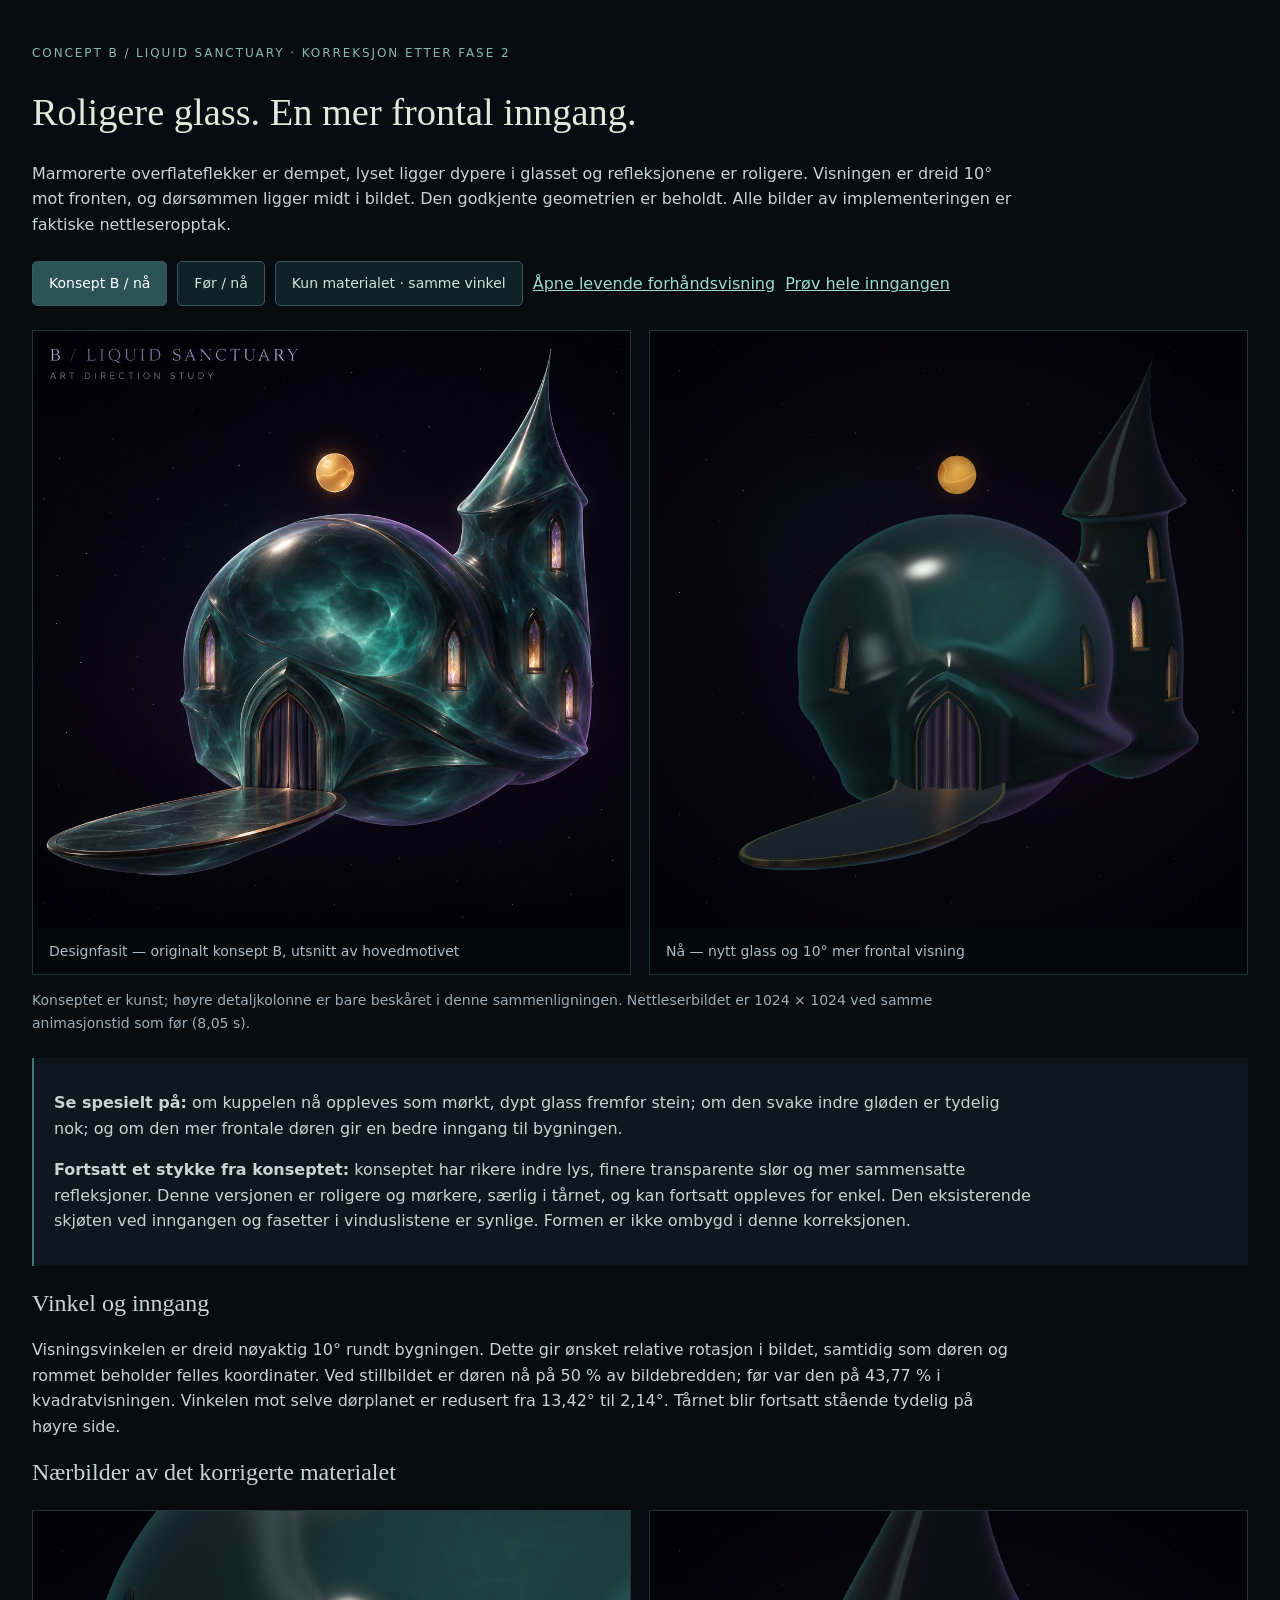
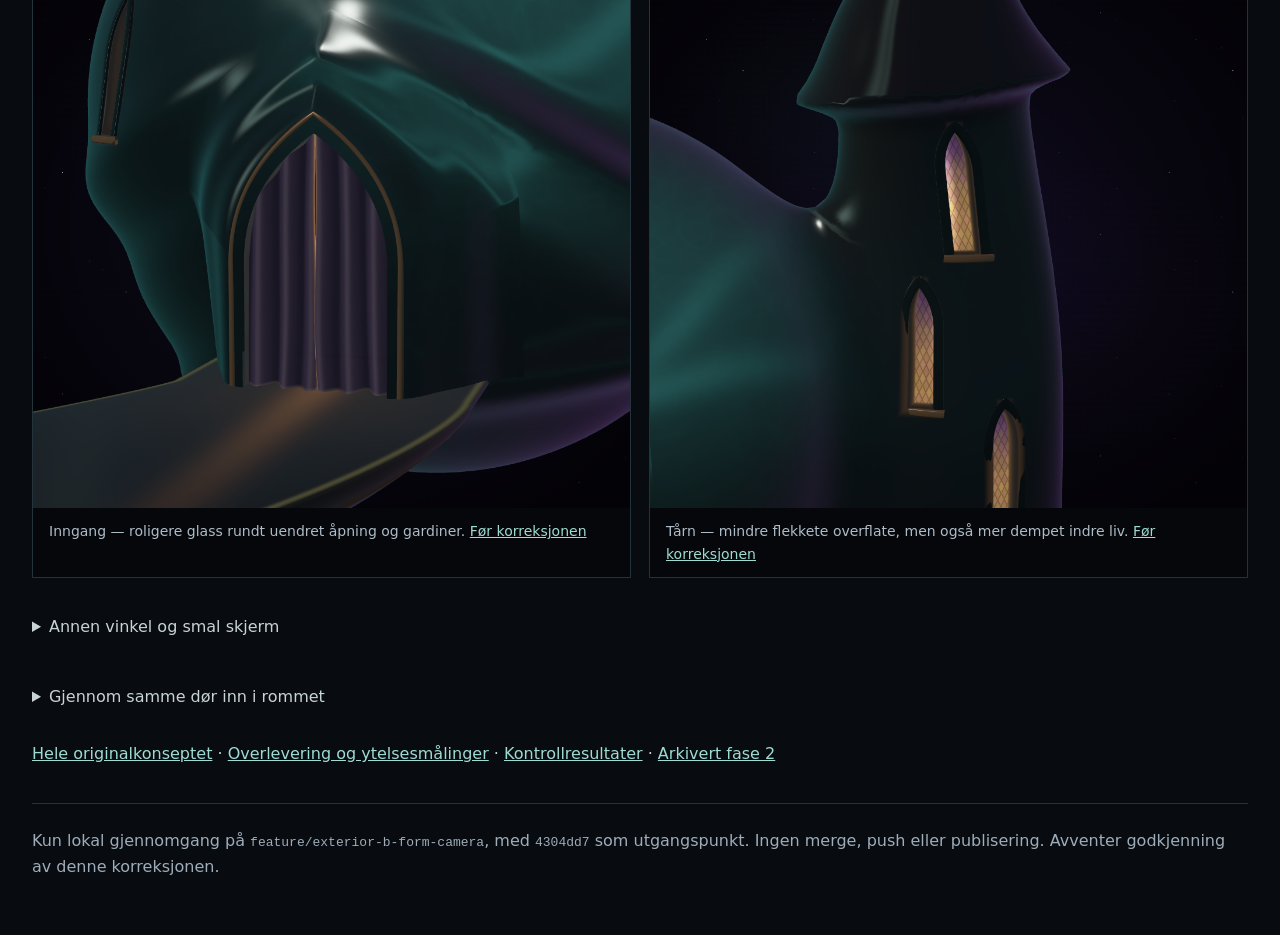
<file: review/exterior-correction/index.html>
﻿<!doctype html>
<html lang="nb">
<meta charset="utf-8">
<meta name="viewport" content="width=device-width,initial-scale=1">
<title>Liquid Sanctuary — glass og sentrert inngang</title>
<style>
*{box-sizing:border-box}body{margin:0;background:#080b10;color:#c8d3d6;font:16px/1.6 system-ui,sans-serif}main{max-width:1480px;padding:32px;margin:auto}h1{font:400 clamp(28px,3vw,44px)/1.2 Georgia,serif;color:#e5e7dd}h2{font:400 24px Georgia,serif}a{color:#9edbd3}p{max-width:980px}.eyebrow{color:#8bb8b5;letter-spacing:.16em;font-size:12px;text-transform:uppercase}nav{display:flex;gap:10px;flex-wrap:wrap;align-items:center;margin:24px 0}button{font:inherit;font-size:14px;padding:10px 16px;background:#102226;color:#c9e5e1;border:1px solid #355b60;border-radius:5px;cursor:pointer}button[aria-pressed=true]{background:#2c5355;color:#fff}a:focus-visible,button:focus-visible{outline:2px solid #dbbd85;outline-offset:4px}.pair,.details{display:grid;grid-template-columns:1fr 1fr;gap:18px}figure{margin:0;border:1px solid #23333c;background:#06070b}figure>img{width:100%;display:block}figcaption{padding:12px 16px;font-size:14px;color:#adbcc7}.square{aspect-ratio:1;overflow:hidden}.square img{display:block;width:100%;height:100%;object-fit:cover}.square.reference img{width:150%;max-width:none;object-fit:fill}.notes{padding:16px 20px;border-left:2px solid #3c7b76;background:#0d171d;margin:24px 0}.details{margin:24px 0}.minor{font-size:14px;color:#9eadb9}.mobile{max-width:300px}details{margin:20px 0}summary{cursor:pointer;padding:12px 0}footer{border-top:1px solid #26343d;padding:24px 0;margin-top:36px;color:#9eadb9}code{font-size:13px;overflow-wrap:anywhere}@media(max-width:780px){main{padding:18px}.pair,.details{grid-template-columns:1fr}}
</style>
<main>
<p class="eyebrow">Concept B / Liquid Sanctuary · Korreksjon etter fase 2</p>
<h1>Roligere glass. En mer frontal inngang.</h1>
<p>Marmorerte overflateflekker er dempet, lyset ligger dypere i glasset og refleksjonene er roligere. Visningen er dreid 10° mot fronten, og dørsømmen ligger midt i bildet. Den godkjente geometrien er beholdt. Alle bilder av implementeringen er faktiske nettleseropptak.</p>
<nav aria-label="Velg sammenligning">
<button data-mode="concept" aria-pressed="true">Konsept B / nå</button>
<button data-mode="before" aria-pressed="false">Før / nå</button>
<button data-mode="material" aria-pressed="false">Kun materialet · samme vinkel</button>
<a href="../../dev/living-exterior-preview.html">Åpne levende forhåndsvisning</a>
<a href="../../">Prøv hele inngangen</a>
</nav>
<div class="pair">
<figure><div id="leftFrame" class="square reference"><img id="leftImage" src="../exterior-visual-upgrade/concept-b.png" alt="Originalt godkjent konsept B, hovedmotiv"></div><figcaption id="leftCaption">Designfasit — originalt konsept B, utsnitt av hovedmotivet</figcaption></figure>
<figure><div class="square"><img id="rightImage" src="evidence/corrected.png" alt="Korrigert eksteriør med roligere mørkt glass og sentrert inngang"></div><figcaption id="rightCaption">Nå — nytt glass og 10° mer frontal visning</figcaption></figure>
</div>
<p class="minor" id="comparisonNote" aria-live="polite">Konseptet er kunst; høyre detaljkolonne er bare beskåret i denne sammenligningen. Nettleserbildet er 1024 × 1024 ved samme animasjonstid som før (8,05 s).</p>
<div class="notes">
<p><strong>Se spesielt på:</strong> om kuppelen nå oppleves som mørkt, dypt glass fremfor stein; om den svake indre gløden er tydelig nok; og om den mer frontale døren gir en bedre inngang til bygningen.</p>
<p><strong>Fortsatt et stykke fra konseptet:</strong> konseptet har rikere indre lys, finere transparente slør og mer sammensatte refleksjoner. Denne versjonen er roligere og mørkere, særlig i tårnet, og kan fortsatt oppleves for enkel. Den eksisterende skjøten ved inngangen og fasetter i vinduslistene er synlige. Formen er ikke ombygd i denne korreksjonen.</p>
</div>
<h2>Vinkel og inngang</h2>
<p>Visningsvinkelen er dreid nøyaktig 10° rundt bygningen. Dette gir ønsket relative rotasjon i bildet, samtidig som døren og rommet beholder felles koordinater. Ved stillbildet er døren nå på 50 % av bildebredden; før var den på 43,77 % i kvadratvisningen. Vinkelen mot selve dørplanet er redusert fra 13,42° til 2,14°. Tårnet blir fortsatt stående tydelig på høyre side.</p>
<h2>Nærbilder av det korrigerte materialet</h2>
<div class="details">
<figure><img src="evidence/entrance.png" alt="Nærbilde av inngangen med mørkt glass og fiolette gardiner"><figcaption>Inngang — roligere glass rundt uendret åpning og gardiner. <a href="../exterior-materials/evidence/entrance.png">Før korreksjonen</a></figcaption></figure>
<figure><img src="evidence/tower.png" alt="Nærbilde av tårnet med mørke refleksjoner og varme vinduer"><figcaption>Tårn — mindre flekkete overflate, men også mer dempet indre liv. <a href="../exterior-materials/evidence/tower.png">Før korreksjonen</a></figcaption></figure>
</div>
<details><summary>Annen vinkel og smal skjerm</summary><div class="details"><figure><img src="evidence/threequarter.png" alt="Eksteriøret sett skrått fra siden"><figcaption>Diagnostisk trekvartvisning — uendret kameravinkel for dette nærbildet</figcaption></figure><figure class="mobile"><img src="evidence/mobile.png" alt="Ny frontvisning på 390 × 844 piksler"><figcaption>390 × 844, DPR 1 i desktop-nettleser. Ikke en fysisk mobiltest.</figcaption></figure></div></details>
<details><summary>Gjennom samme dør inn i rommet</summary><figure><img src="evidence/entry.png" alt="Gardiner som åpner mot det eksisterende rommet"><figcaption>Faktisk integrert inngang. Døråpning, rom og klarsignal for innlasting er bevart.</figcaption></figure></details>
<p><a href="../exterior-visual-upgrade/concept-b.png">Hele originalkonseptet</a> · <a href="../../EXTERIOR_CORRECTION_STATUS.md">Overlevering og ytelsesmålinger</a> · <a href="verification-summary.json">Kontrollresultater</a> · <a href="../exterior-materials/">Arkivert fase 2</a></p>
<footer>Kun lokal gjennomgang på <code>feature/exterior-b-form-camera</code>, med <code>4304dd7</code> som utgangspunkt. Ingen merge, push eller publisering. Avventer godkjenning av denne korreksjonen.</footer>
</main>
<script>
const left=document.getElementById('leftImage'),right=document.getElementById('rightImage'),frame=document.getElementById('leftFrame');
const modes={
 concept:{left:'../exterior-visual-upgrade/concept-b.png',right:'evidence/corrected.png',leftText:'Designfasit — originalt konsept B, utsnitt av hovedmotivet',rightText:'Nå — nytt glass og 10° mer frontal visning',note:'Konseptet er kunst; høyre detaljkolonne er bare beskåret i denne sammenligningen. Nettleserbildet er 1024 × 1024 ved samme animasjonstid som før (8,05 s).'},
 before:{left:'../exterior-materials/evidence/phase2.png',right:'evidence/corrected.png',leftText:'Før — godkjent fase 2 ved 4304dd7',rightText:'Nå — nytt glass og 10° mer frontal visning',note:'Her endres både materialet og visningsvinkelen. Geometri, størrelse på bildet og animasjonstid er de samme. Velg «Kun materialet» for en sammenligning med identisk kamera.'},
 material:{left:'../exterior-materials/evidence/phase2.png',right:'evidence/material-only.png',leftText:'Før — tidligere materiale og tidligere kamera',rightText:'Nytt materiale — med det samme tidligere kameraet',note:'Kun materialforskjellen: identisk kamera, 1024 × 1024, DPR 1 og tid 8,05 s. Høyre bilde bruker en diagnostisk kameraoverstyring; den levende forhåndsvisningen bruker den nye frontvinkelen.'}
};
for(const button of document.querySelectorAll('button[data-mode]'))button.addEventListener('click',()=>{
 const mode=button.dataset.mode,m=modes[mode];left.src=m.left;right.src=m.right;left.alt=m.leftText;right.alt=m.rightText;
 frame.classList.toggle('reference',mode==='concept');
 document.getElementById('leftCaption').textContent=m.leftText;document.getElementById('rightCaption').textContent=m.rightText;document.getElementById('comparisonNote').textContent=m.note;
 for(const b of document.querySelectorAll('button[data-mode]'))b.setAttribute('aria-pressed',String(b===button));
});
</script>
</html>
</file>
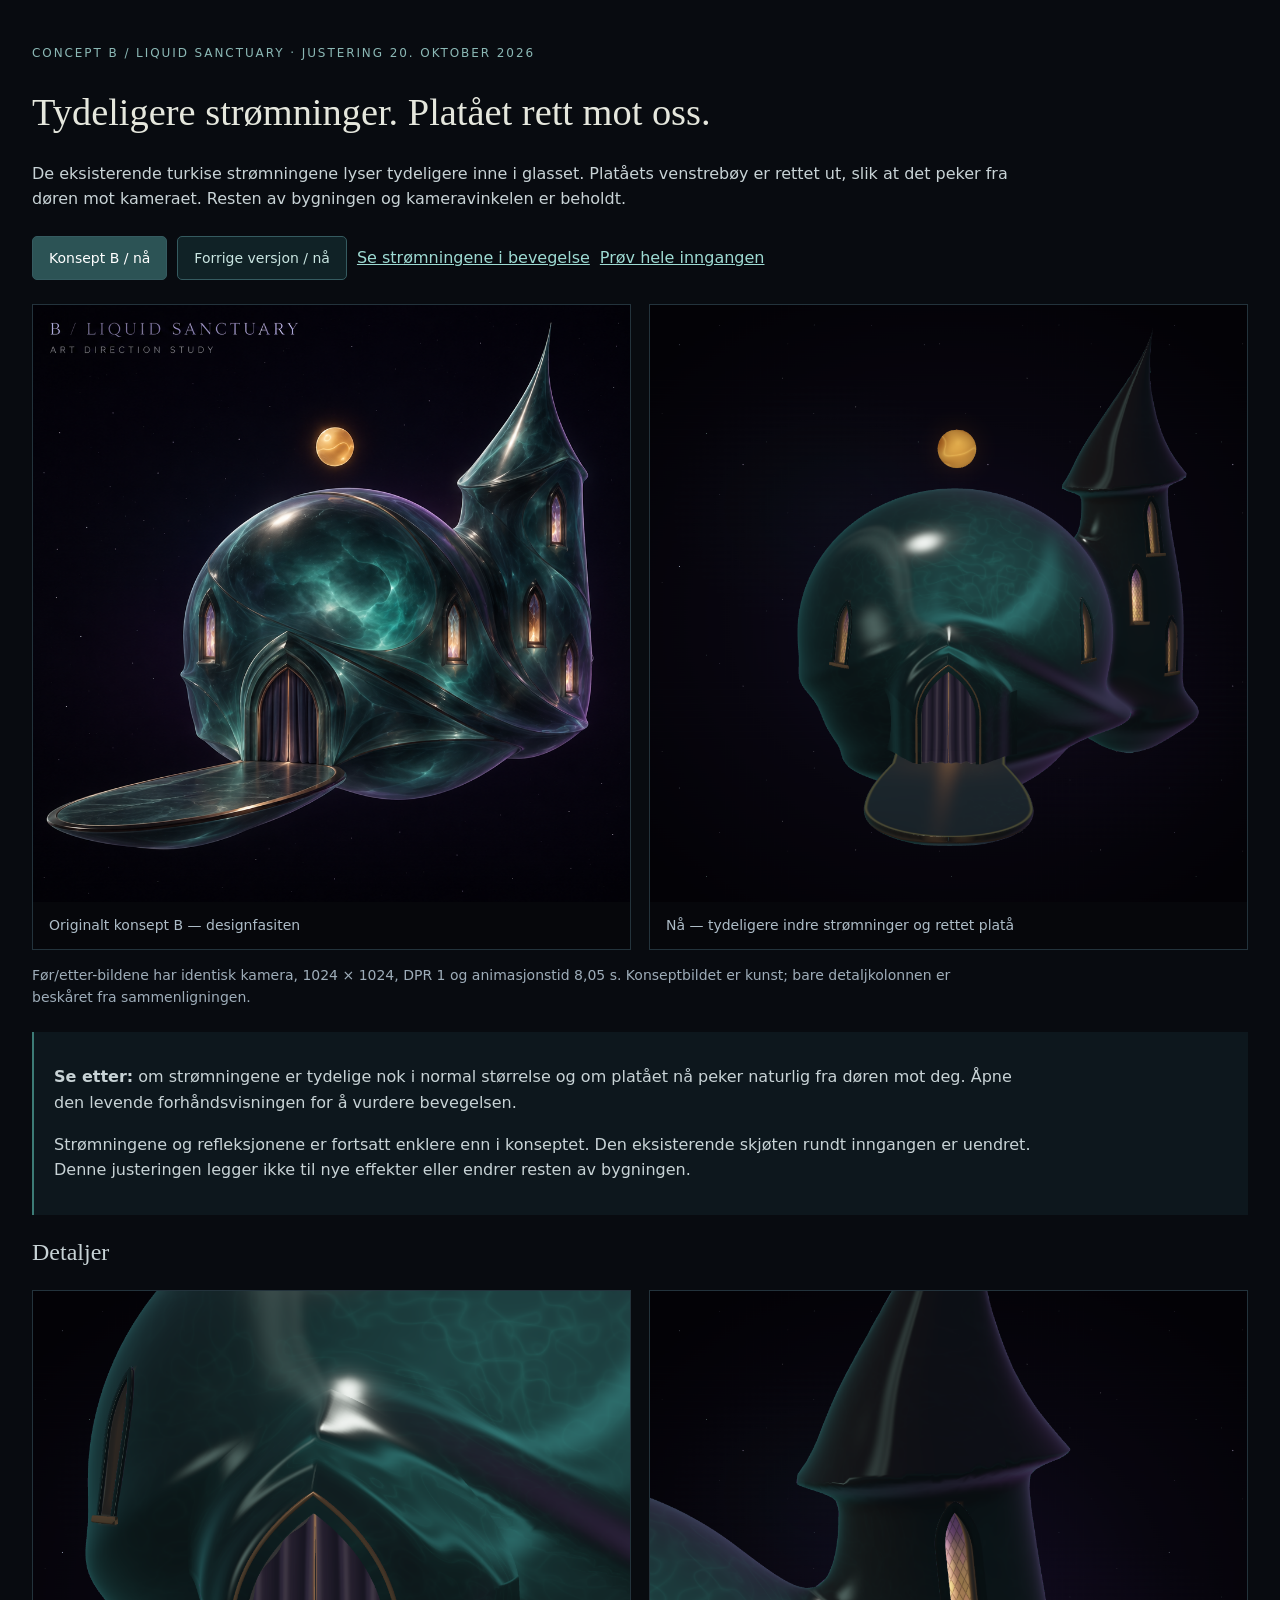
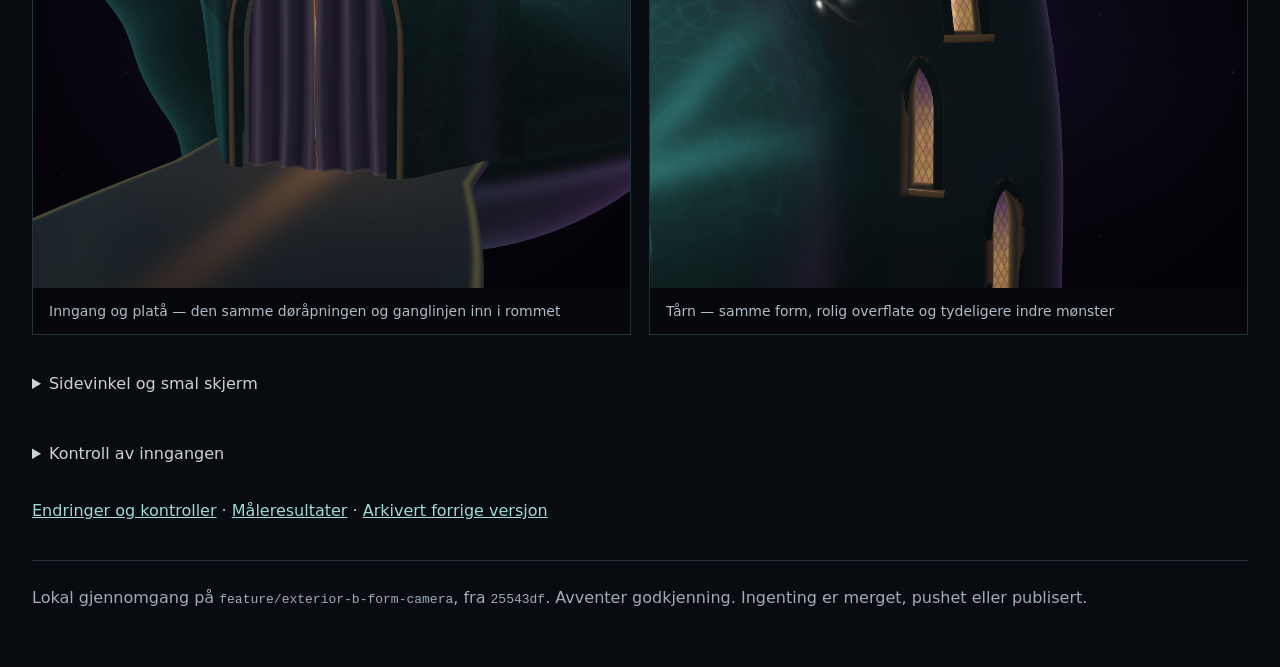
<file: review/exterior-flow-landing/index.html>
﻿<!doctype html><html lang="nb"><meta charset="utf-8"><meta name="viewport" content="width=device-width,initial-scale=1"><title>Liquid Sanctuary — strømninger og platå</title><style>
*{box-sizing:border-box}body{margin:0;background:#080b10;color:#c8d3d6;font:16px/1.6 system-ui,sans-serif}main{max-width:1480px;padding:32px;margin:auto}h1{font:400 clamp(28px,3vw,44px)/1.2 Georgia,serif;color:#e5e7dd}h2{font:400 24px Georgia,serif}a{color:#9edbd3}p{max-width:980px}.eyebrow{color:#8bb8b5;letter-spacing:.16em;font-size:12px;text-transform:uppercase}nav{display:flex;gap:10px;flex-wrap:wrap;align-items:center;margin:24px 0}button{font:inherit;font-size:14px;padding:10px 16px;background:#102226;color:#c9e5e1;border:1px solid #355b60;border-radius:5px;cursor:pointer}button[aria-pressed=true]{background:#2c5355;color:#fff}a:focus-visible,button:focus-visible{outline:2px solid #dbbd85;outline-offset:4px}.pair,.details{display:grid;grid-template-columns:1fr 1fr;gap:18px}figure{margin:0;border:1px solid #23333c;background:#06070b}figure>img{width:100%;display:block}figcaption{padding:12px 16px;font-size:14px;color:#adbcc7}.square{aspect-ratio:1;overflow:hidden}.square img{display:block;width:100%;height:100%;object-fit:cover}.square.reference img{width:150%;max-width:none;object-fit:fill}.notes{padding:16px 20px;border-left:2px solid #3c7b76;background:#0d171d;margin:24px 0}.details{margin:24px 0}.minor{font-size:14px;color:#9eadb9}.mobile{max-width:300px}details{margin:20px 0}summary{cursor:pointer;padding:12px 0}footer{border-top:1px solid #26343d;padding:24px 0;margin-top:36px;color:#9eadb9}code{font-size:13px;overflow-wrap:anywhere}@media(max-width:780px){main{padding:18px}.pair,.details{grid-template-columns:1fr}}
</style>
<main><p class="eyebrow">Concept B / Liquid Sanctuary · Justering 20. oktober 2026</p>
<h1>Tydeligere strømninger. Platået rett mot oss.</h1>
<p>De eksisterende turkise strømningene lyser tydeligere inne i glasset. Platåets venstrebøy er rettet ut, slik at det peker fra døren mot kameraet. Resten av bygningen og kameravinkelen er beholdt.</p>
<nav aria-label="Velg sammenligning"><button data-mode="concept" aria-pressed="true">Konsept B / nå</button><button data-mode="before" aria-pressed="false">Forrige versjon / nå</button><a href="../../dev/living-exterior-preview.html">Se strømningene i bevegelse</a><a href="../../">Prøv hele inngangen</a></nav>
<div class="pair"><figure><div id="leftFrame" class="square reference"><img id="leftImage" src="../exterior-visual-upgrade/concept-b.png" alt="Godkjent konsept B, hovedmotivet"></div><figcaption id="leftCaption">Originalt konsept B — designfasiten</figcaption></figure><figure><div class="square"><img src="evidence/updated.png" alt="Nytt nettleseropptak med synlige turkise strømninger og platå rett mot kameraet"></div><figcaption>Nå — tydeligere indre strømninger og rettet platå</figcaption></figure></div>
<p class="minor">Før/etter-bildene har identisk kamera, 1024 × 1024, DPR 1 og animasjonstid 8,05 s. Konseptbildet er kunst; bare detaljkolonnen er beskåret fra sammenligningen.</p>
<div class="notes"><p><strong>Se etter:</strong> om strømningene er tydelige nok i normal størrelse og om platået nå peker naturlig fra døren mot deg. Åpne den levende forhåndsvisningen for å vurdere bevegelsen.</p><p>Strømningene og refleksjonene er fortsatt enklere enn i konseptet. Den eksisterende skjøten rundt inngangen er uendret. Denne justeringen legger ikke til nye effekter eller endrer resten av bygningen.</p></div>
<h2>Detaljer</h2><div class="details"><figure><img src="evidence/entrance.png" alt="Inngangen med lysere strømninger og rettet platå"><figcaption>Inngang og platå — den samme døråpningen og ganglinjen inn i rommet</figcaption></figure><figure><img src="evidence/tower.png" alt="Tårnet med noe tydeligere strømninger i glasset"><figcaption>Tårn — samme form, rolig overflate og tydeligere indre mønster</figcaption></figure></div>
<details><summary>Sidevinkel og smal skjerm</summary><div class="details"><figure><img src="evidence/threequarter.png" alt="Diagnostisk sidevinkel av bygningen og det rette platået"><figcaption>Sidevinkel — platåets dybde og uendrede lengde</figcaption></figure><figure class="mobile"><img src="evidence/mobile.png" alt="Sentrert inngang og platå ved 390 × 844 piksler"><figcaption>Smal visning, desktop-emulering</figcaption></figure></div></details>
<details><summary>Kontroll av inngangen</summary><figure><img src="evidence/entry.png" alt="Gardiner som åpner mot det eksisterende rommet"><figcaption>Faktisk integrert inngang — samme rom og overgang gjennom døren</figcaption></figure></details>
<p><a href="../../EXTERIOR_FLOW_LANDING_STATUS.md">Endringer og kontroller</a> · <a href="verification-summary.json">Måleresultater</a> · <a href="../exterior-correction/">Arkivert forrige versjon</a></p>
<footer>Lokal gjennomgang på <code>feature/exterior-b-form-camera</code>, fra <code>25543df</code>. Avventer godkjenning. Ingenting er merget, pushet eller publisert.</footer></main>
<script>const image=document.getElementById('leftImage'),frame=document.getElementById('leftFrame'),caption=document.getElementById('leftCaption');for(const button of document.querySelectorAll('button[data-mode]'))button.addEventListener('click',()=>{const concept=button.dataset.mode==='concept';image.src=concept?'../exterior-visual-upgrade/concept-b.png':'../exterior-correction/evidence/corrected.png';image.alt=concept?'Originalt konsept B':'Forrige versjon ved 25543df, samme kamera og tid';frame.classList.toggle('reference',concept);caption.textContent=concept?'Originalt konsept B — designfasiten':'Før — svake strømninger og venstrebøyd platå, samme kamera';for(const b of document.querySelectorAll('button[data-mode]'))b.setAttribute('aria-pressed',String(b===button));});</script></html>
</file>
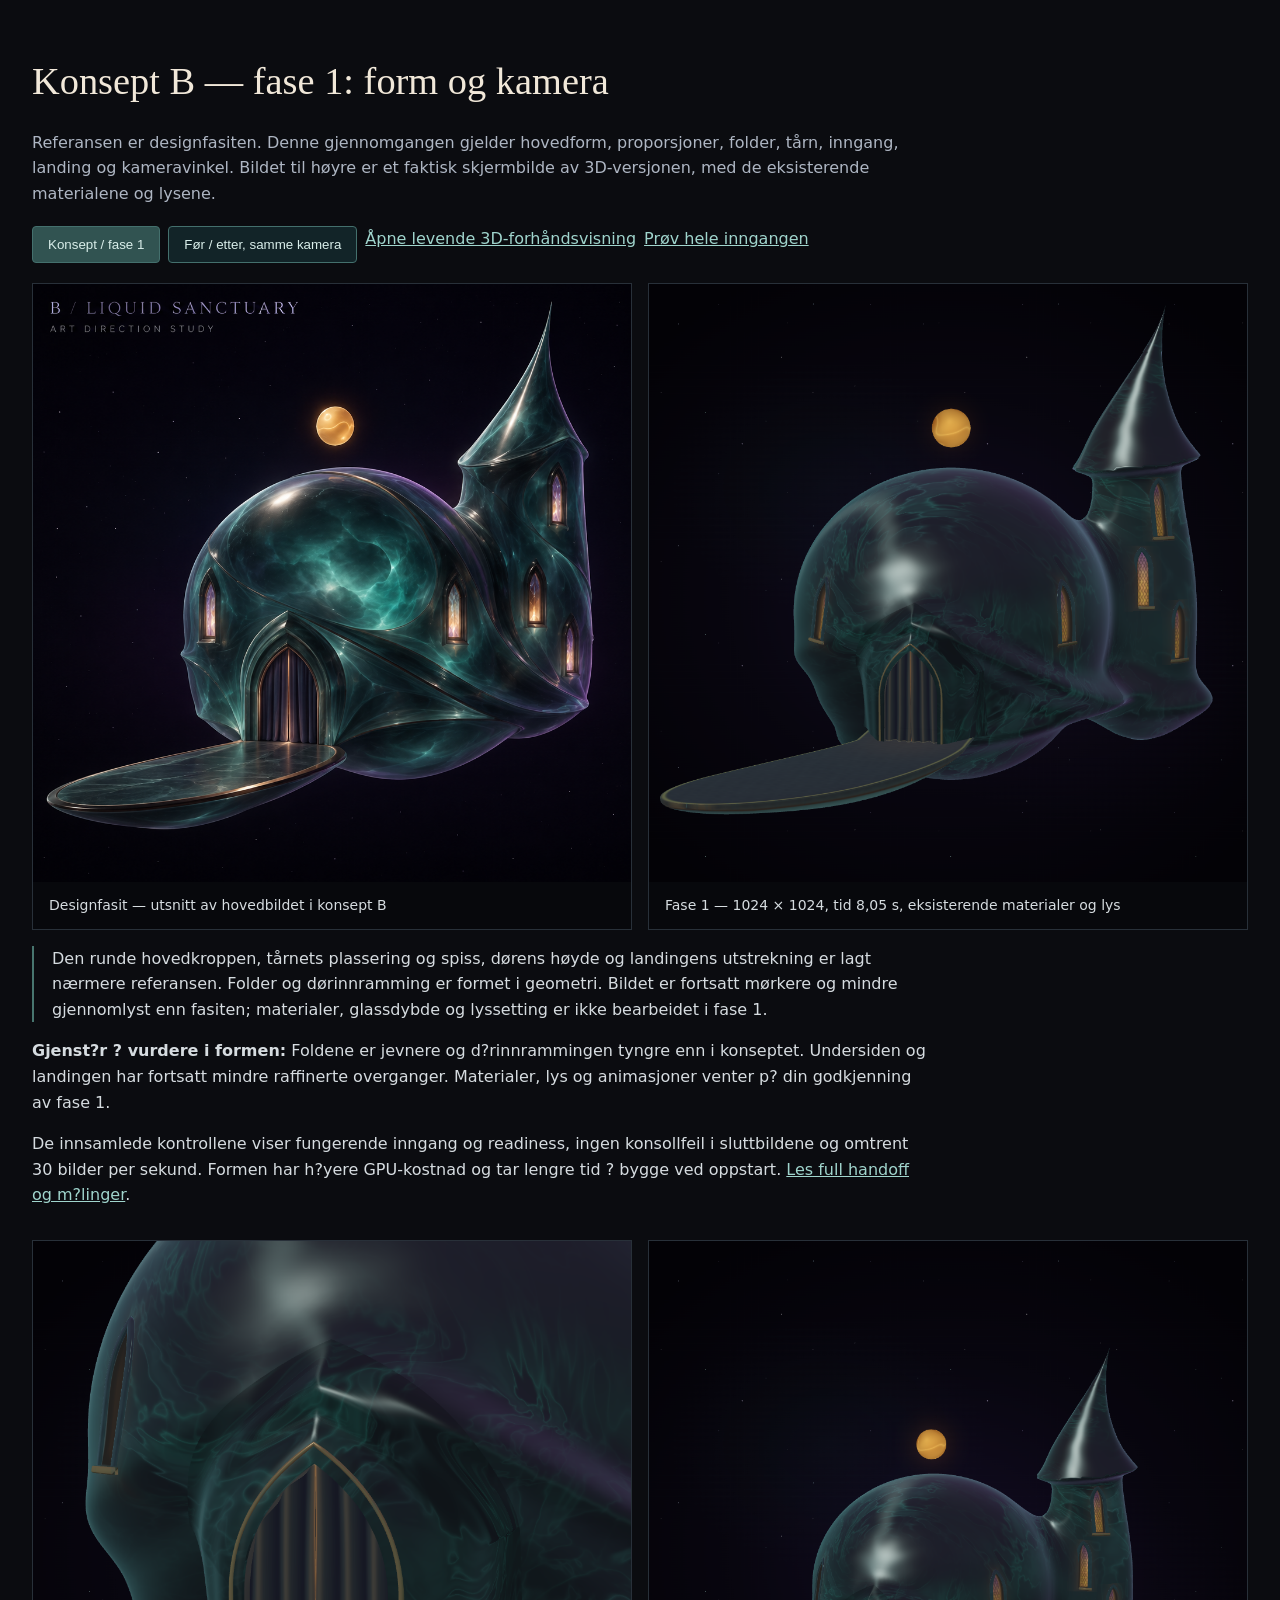
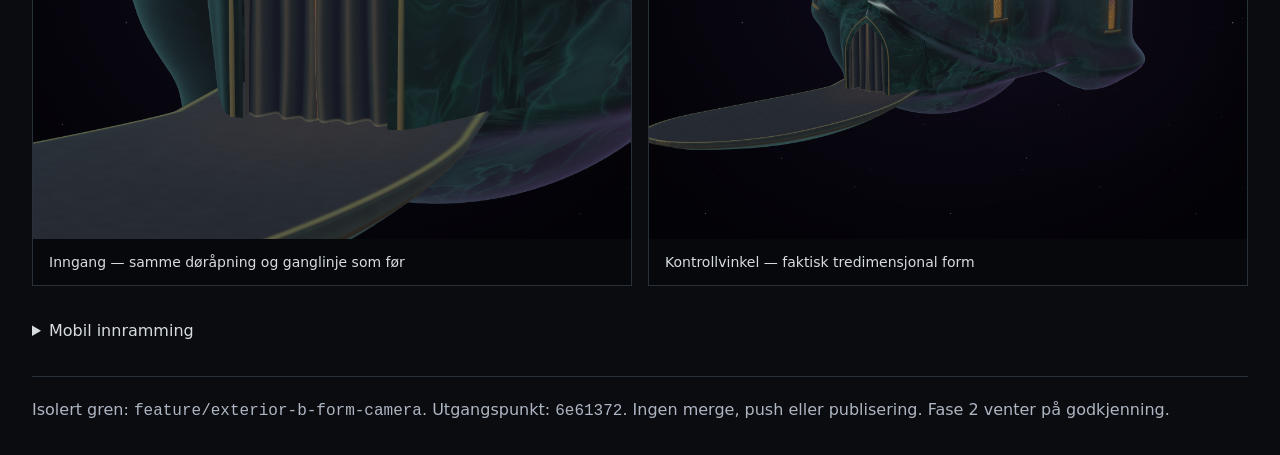
<file: review/exterior-form/index.html>
﻿<!doctype html>
<html lang="nb">
<meta charset="utf-8">
<meta name="viewport" content="width=device-width,initial-scale=1">
<title>Konsept B — fase 1: form og kamera</title>
<style>
*{box-sizing:border-box}body{margin:0;background:#0b0c10;color:#d6dce0;font:16px/1.6 system-ui,sans-serif}main{max-width:1440px;margin:auto;padding:32px}h1{font:400 clamp(26px,3vw,40px)/1.2 Georgia,serif;color:#f1e8d9}h2{font-size:19px;font-weight:500}p{max-width:900px}a{color:#a0d5cd}.intro{color:#aeb6c3}.pair{display:grid;grid-template-columns:1fr 1fr;gap:16px}.panel{margin:0;background:#07080c;border:1px solid #283039;overflow:hidden}.panel figcaption{padding:12px 16px;font-size:14px}.square{aspect-ratio:1;overflow:hidden;position:relative;background:#07070c}.square>img{display:block;width:100%;height:100%;object-fit:cover}.square.reference>img{max-width:none;width:150%;height:100%;object-fit:fill;object-position:left}.panel>img{display:block;width:100%}.full{margin-top:24px}button{background:#122428;border:1px solid #44706d;color:#d9eeea;padding:10px 15px;cursor:pointer;border-radius:4px}button[aria-pressed=true]{background:#315351}nav{display:flex;gap:8px;flex-wrap:wrap;margin:20px 0}.notes{border-left:2px solid #47756e;padding-left:18px}.detail{display:grid;grid-template-columns:1fr 1fr;gap:16px;margin:32px 0}.mobile{max-width:280px}footer{border-top:1px solid #283039;margin-top:32px;padding-top:20px;color:#aeb6c3} @media(max-width:800px){main{padding:18px}.pair,.detail{grid-template-columns:1fr}}
</style>
<main>
<h1>Konsept B — fase 1: form og kamera</h1>
<p class="intro">Referansen er designfasiten. Denne gjennomgangen gjelder hovedform, proporsjoner, folder, tårn, inngang, landing og kameravinkel. Bildet til høyre er et faktisk skjermbilde av 3D-versjonen, med de eksisterende materialene og lysene.</p>
<nav aria-label="Sammenligning"><button data-mode="concept" aria-pressed="true">Konsept / fase 1</button><button data-mode="before" aria-pressed="false">Før / etter, samme kamera</button><a href="../../dev/living-exterior-preview.html">Åpne levende 3D-forhåndsvisning</a><a href="../../">Prøv hele inngangen</a></nav>
<div class="pair">
<figure class="panel"><div id="leftFrame" class="square reference"><img id="leftImage" src="../exterior-visual-upgrade/concept-b.png" alt="Godkjent konsept B"></div><figcaption id="leftCaption">Designfasit — utsnitt av hovedbildet i konsept B</figcaption></figure>
<figure class="panel"><div class="square"><img src="evidence/phase1.png" alt="Fase 1, faktisk 3D-skjermbilde"></div><figcaption>Fase 1 — 1024 × 1024, tid 8,05 s, eksisterende materialer og lys</figcaption></figure>
</div>
<p class="notes">Den runde hovedkroppen, tårnets plassering og spiss, dørens høyde og landingens utstrekning er lagt nærmere referansen. Folder og dørinnramming er formet i geometri. Bildet er fortsatt mørkere og mindre gjennomlyst enn fasiten; materialer, glassdybde og lyssetting er ikke bearbeidet i fase 1.</p>
<p><strong>Gjenst?r ? vurdere i formen:</strong> Foldene er jevnere og d?rinnrammingen tyngre enn i konseptet. Undersiden og landingen har fortsatt mindre raffinerte overganger. Materialer, lys og animasjoner venter p? din godkjenning av fase 1.</p>
<p>De innsamlede kontrollene viser fungerende inngang og readiness, ingen konsollfeil i sluttbildene og omtrent 30 bilder per sekund. Formen har h?yere GPU-kostnad og tar lengre tid ? bygge ved oppstart. <a href="../../EXTERIOR_FORM_PHASE1.md">Les full handoff og m?linger</a>.</p>
<div class="detail">
<figure class="panel"><img src="evidence/entrance.png" alt="Nærbilde av inngangen"><figcaption>Inngang — samme døråpning og ganglinje som før</figcaption></figure>
<figure class="panel"><img src="evidence/threequarter.png" alt="Bygningen fra en annen vinkel"><figcaption>Kontrollvinkel — faktisk tredimensjonal form</figcaption></figure>
</div>
<details><summary>Mobil innramming</summary><img class="mobile" src="evidence/mobile.png" alt="Fase 1 ved 390 × 844 piksler"></details>
<footer>Isolert gren: <code>feature/exterior-b-form-camera</code>. Utgangspunkt: <code>6e61372</code>. Ingen merge, push eller publisering. Fase 2 venter på godkjenning.</footer>
</main>
<script>
const image=document.getElementById('leftImage'),frame=document.getElementById('leftFrame'),caption=document.getElementById('leftCaption');
for(const button of document.querySelectorAll('button[data-mode]'))button.addEventListener('click',()=>{const concept=button.dataset.mode==='concept';image.src=concept?'../exterior-visual-upgrade/concept-b.png':'evidence/before-matched.png';image.alt=concept?'Godkjent konsept B':'Tidligere implementering fra samme kamera';frame.classList.toggle('reference',concept);caption.textContent=concept?'Designfasit — utsnitt av hovedbildet i konsept B':'Før — 6e61372 vist fra fase 1-kameraet';for(const b of document.querySelectorAll('button[data-mode]'))b.setAttribute('aria-pressed',String(b===button));});
</script>
</html>
</file>
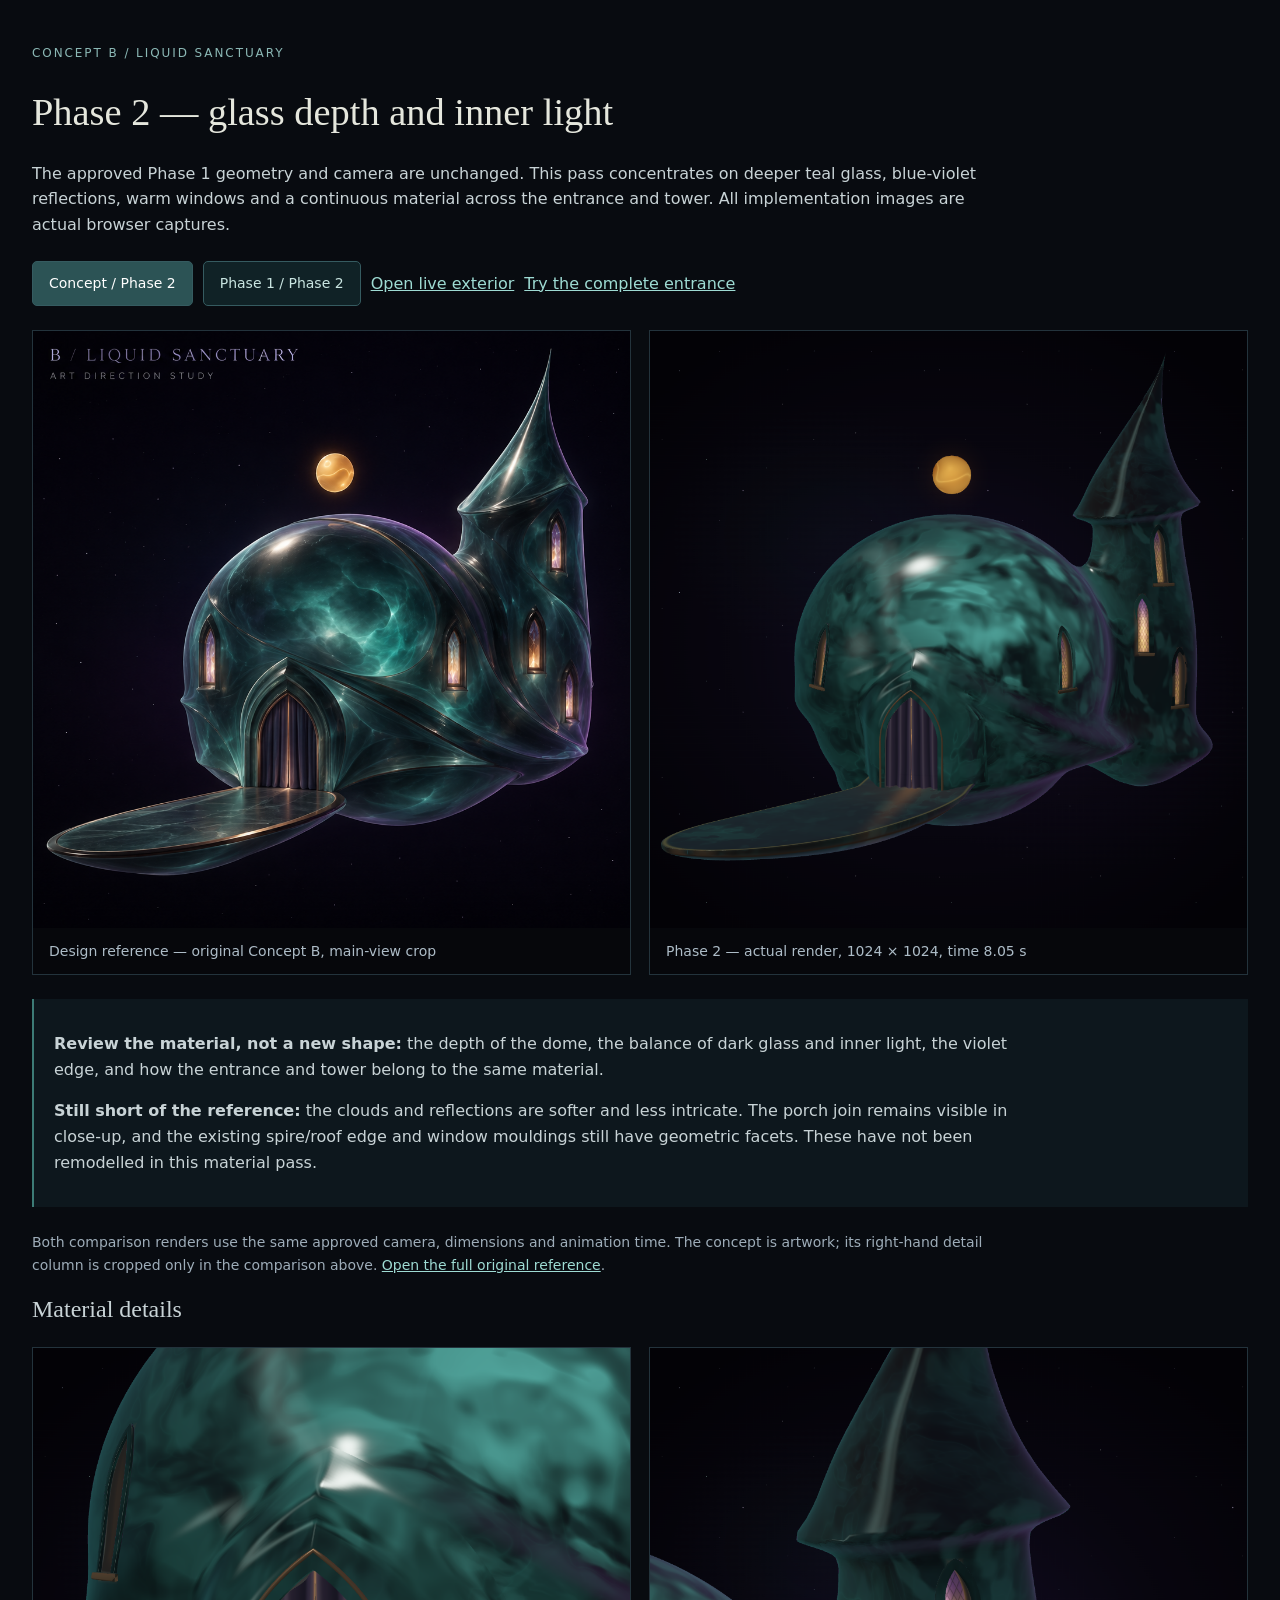
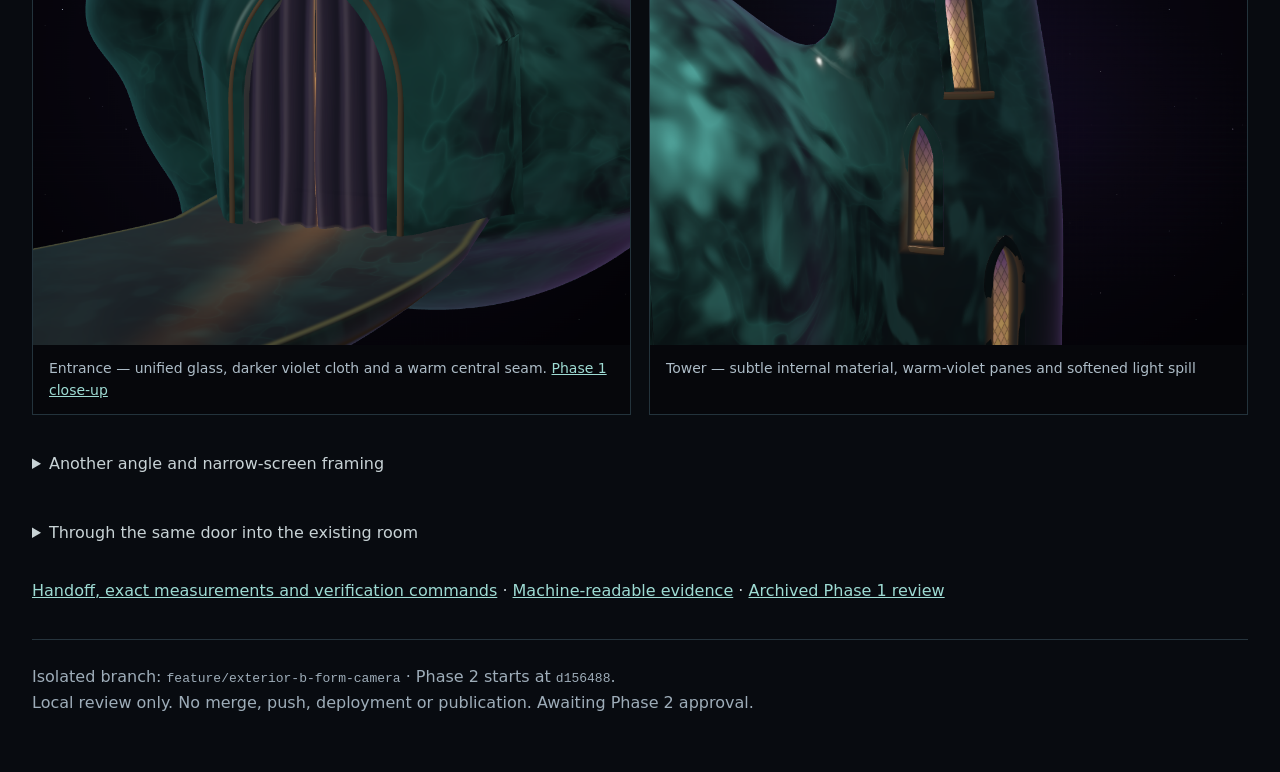
<file: review/exterior-materials/index.html>
﻿<!doctype html>
<html lang="en">
<meta charset="utf-8">
<meta name="viewport" content="width=device-width,initial-scale=1">
<title>Liquid Sanctuary — Phase 2 material review</title>
<style>
*{box-sizing:border-box}body{margin:0;background:#080b10;color:#c8d3d6;font:16px/1.6 system-ui,sans-serif}main{max-width:1480px;padding:32px;margin:auto}h1{font:400 clamp(28px,3vw,44px)/1.2 Georgia,serif;color:#e5e7dd}h2{font:400 24px Georgia,serif}a{color:#9edbd3}p{max-width:960px}.eyebrow{color:#8bb8b5;letter-spacing:.16em;font-size:12px;text-transform:uppercase}nav{display:flex;gap:10px;flex-wrap:wrap;align-items:center;margin:24px 0}button{font:inherit;font-size:14px;padding:10px 16px;background:#102226;color:#c9e5e1;border:1px solid #355b60;border-radius:5px;cursor:pointer}button[aria-pressed=true]{background:#2c5355;color:#fff}a:focus-visible,button:focus-visible{outline:2px solid #dbbd85;outline-offset:4px}.pair,.details{display:grid;grid-template-columns:1fr 1fr;gap:18px}figure{margin:0;border:1px solid #23333c;background:#06070b}figure>img{width:100%;display:block}figcaption{padding:12px 16px;font-size:14px;color:#adbcc7}.square{aspect-ratio:1;overflow:hidden}.square img{display:block;width:100%;height:100%;object-fit:cover}.square.reference img{width:150%;max-width:none;object-fit:fill}.notes{padding:16px 20px;border-left:2px solid #3c7b76;background:#0d171d;margin:24px 0}.details{margin:24px 0}.minor{font-size:14px;color:#9eadb9}.mobile{max-width:300px}details{margin:20px 0}summary{cursor:pointer;padding:12px 0}footer{border-top:1px solid #26343d;padding:24px 0;margin-top:36px;color:#9eadb9}code{font-size:13px;overflow-wrap:anywhere}@media(max-width:780px){main{padding:18px}.pair,.details{grid-template-columns:1fr}}
</style>
<main>
<p class="eyebrow">Concept B / Liquid Sanctuary</p>
<h1>Phase 2 — glass depth and inner light</h1>
<p>The approved Phase 1 geometry and camera are unchanged. This pass concentrates on deeper teal glass, blue-violet reflections, warm windows and a continuous material across the entrance and tower. All implementation images are actual browser captures.</p>
<nav aria-label="Compare materials">
<button data-mode="concept" aria-pressed="true">Concept / Phase 2</button>
<button data-mode="before" aria-pressed="false">Phase 1 / Phase 2</button>
<a href="../../dev/living-exterior-preview.html">Open live exterior</a>
<a href="../../">Try the complete entrance</a>
</nav>
<div class="pair">
<figure><div id="leftFrame" class="square reference"><img id="leftImage" src="../exterior-visual-upgrade/concept-b.png" alt="Original approved Concept B, main view"></div><figcaption id="leftCaption">Design reference — original Concept B, main-view crop</figcaption></figure>
<figure><div class="square"><img src="evidence/phase2.png" alt="Phase 2 actual 3D render with illuminated teal glass"></div><figcaption>Phase 2 — actual render, 1024 × 1024, time 8.05 s</figcaption></figure>
</div>
<div class="notes">
<p><strong>Review the material, not a new shape:</strong> the depth of the dome, the balance of dark glass and inner light, the violet edge, and how the entrance and tower belong to the same material.</p>
<p><strong>Still short of the reference:</strong> the clouds and reflections are softer and less intricate. The porch join remains visible in close-up, and the existing spire/roof edge and window mouldings still have geometric facets. These have not been remodelled in this material pass.</p>
</div>
<p class="minor">Both comparison renders use the same approved camera, dimensions and animation time. The concept is artwork; its right-hand detail column is cropped only in the comparison above. <a href="../exterior-visual-upgrade/concept-b.png">Open the full original reference</a>.</p>
<h2>Material details</h2>
<div class="details">
<figure><img src="evidence/entrance.png" alt="Actual entrance close-up with violet curtains, bronze reveal and teal glass"><figcaption>Entrance — unified glass, darker violet cloth and a warm central seam. <a href="../exterior-form/evidence/entrance.png">Phase 1 close-up</a></figcaption></figure>
<figure><img src="evidence/tower.png" alt="Tower showing dark glass, violet rim and warm recessed windows"><figcaption>Tower — subtle internal material, warm-violet panes and softened light spill</figcaption></figure>
</div>
<details><summary>Another angle and narrow-screen framing</summary><div class="details"><figure><img src="evidence/threequarter.png" alt="Phase 2 exterior viewed from three quarters"><figcaption>Three-quarter diagnostic view</figcaption></figure><figure class="mobile"><img src="evidence/mobile.png" alt="Exterior at 390 by 844 CSS pixels"><figcaption>390 × 844, DPR 1 desktop emulation</figcaption></figure></div></details>
<details><summary>Through the same door into the existing room</summary><figure><img src="evidence/entry.png" alt="Actual cinematic entrance with curtains opening onto the room"><figcaption>Integrated entrance capture. The room and readiness flow are unchanged.</figcaption></figure></details>
<p><a href="../../EXTERIOR_MATERIALS_PHASE2.md">Handoff, exact measurements and verification commands</a> · <a href="verification-summary.json">Machine-readable evidence</a> · <a href="../exterior-form/">Archived Phase 1 review</a></p>
<footer>Isolated branch: <code>feature/exterior-b-form-camera</code> · Phase 2 starts at <code>d156488</code>.<br>Local review only. No merge, push, deployment or publication. Awaiting Phase 2 approval.</footer>
</main>
<script>
const image=document.getElementById('leftImage'),frame=document.getElementById('leftFrame'),caption=document.getElementById('leftCaption');
for(const button of document.querySelectorAll('button[data-mode]'))button.addEventListener('click',()=>{
 const concept=button.dataset.mode==='concept';image.src=concept?'../exterior-visual-upgrade/concept-b.png':'../exterior-form/evidence/phase1.png';
 image.alt=concept?'Original approved Concept B':'Approved Phase 1, identical camera and animation time';frame.classList.toggle('reference',concept);
 caption.textContent=concept?'Design reference — original Concept B, main-view crop':'Approved Phase 1 — same geometry, camera and time; earlier materials';
 for(const b of document.querySelectorAll('button[data-mode]'))b.setAttribute('aria-pressed',String(b===button));
});
</script>
</html>
</file>
